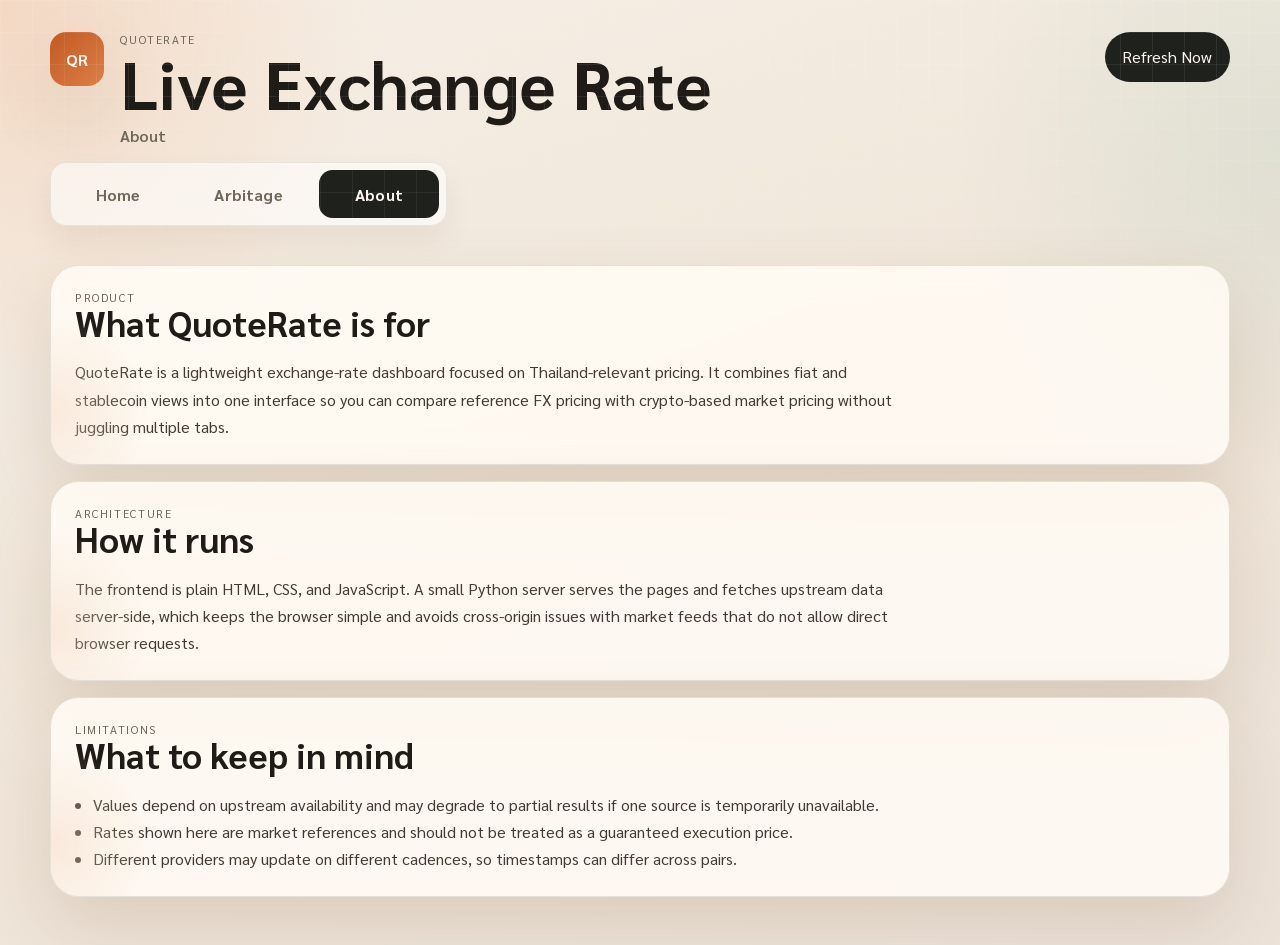
<file: about.html>
<!DOCTYPE html>
<html lang="en">
  <head>
    <meta charset="UTF-8" />
    <meta name="viewport" content="width=device-width, initial-scale=1.0" />
    <title>QuoteRate | About</title>
    <meta
      name="description"
      content="About QuoteRate, a lightweight live exchange rate dashboard."
    />
    <link rel="preconnect" href="https://fonts.googleapis.com" />
    <link rel="preconnect" href="https://fonts.gstatic.com" crossorigin />
    <link
      href="https://fonts.googleapis.com/css2?family=Sarabun:wght@400;500;600;700&display=swap"
      rel="stylesheet"
    />
    <link rel="stylesheet" href="styles.css" />
  </head>
  <body>
    <div class="page-shell">
      <header class="hero">
        <nav class="topbar">
          <div class="brand-lockup">
            <span class="brand-mark">QR</span>
            <div>
              <p class="eyebrow">QuoteRate</p>
              <h1>Live Exchange Rate</h1>
              <p class="page-context">About</p>
            </div>
          </div>
          <a id="refreshNavButton" class="ghost-button ghost-link" href="./index.html">Refresh Now</a>
        </nav>

        <nav class="page-nav" aria-label="Primary">
          <a class="page-nav-link" href="./index.html">Home</a>
          <a class="page-nav-link" href="./arbitage.html">Arbitage</a>
          <a class="page-nav-link is-active" href="./about.html">About</a>
        </nav>
      </header>

      <main class="static-page">
        <section class="panel static-panel">
          <div class="panel-heading">
            <p class="eyebrow">Product</p>
            <h2>What QuoteRate is for</h2>
          </div>
          <p class="static-copy">
            QuoteRate is a lightweight exchange-rate dashboard focused on Thailand-relevant pricing. It combines fiat and stablecoin views into one interface so you can compare reference FX pricing with crypto-based market pricing without juggling multiple tabs.
          </p>
        </section>

        <section class="panel static-panel">
          <div class="panel-heading">
            <p class="eyebrow">Architecture</p>
            <h2>How it runs</h2>
          </div>
          <p class="static-copy">
            The frontend is plain HTML, CSS, and JavaScript. A small Python server serves the pages and fetches upstream data server-side, which keeps the browser simple and avoids cross-origin issues with market feeds that do not allow direct browser requests.
          </p>
        </section>

        <section class="panel static-panel">
          <div class="panel-heading">
            <p class="eyebrow">Limitations</p>
            <h2>What to keep in mind</h2>
          </div>
          <ul class="static-list">
            <li>Values depend on upstream availability and may degrade to partial results if one source is temporarily unavailable.</li>
            <li>Rates shown here are market references and should not be treated as a guaranteed execution price.</li>
            <li>Different providers may update on different cadences, so timestamps can differ across pairs.</li>
          </ul>
        </section>
      </main>
    </div>
    <script src="nav.js"></script>
  </body>
</html>
</file>
<file: styles.css>
:root {
  --bg: #f4efe7;
  --panel: rgba(255, 251, 244, 0.88);
  --panel-strong: #fffaf2;
  --panel-dark: #1f211c;
  --text: #1f1c18;
  --muted: #6e6659;
  --line: rgba(31, 28, 24, 0.11);
  --accent: #c15a22;
  --accent-strong: #8c3812;
  --accent-soft: #f3d4bc;
  --teal: #0f7f73;
  --teal-soft: rgba(15, 127, 115, 0.14);
  --red: #a43d34;
  --red-soft: rgba(164, 61, 52, 0.14);
  --shadow: 0 28px 70px rgba(96, 61, 28, 0.14);
}

* {
  box-sizing: border-box;
}

body {
  margin: 0;
  min-height: 100vh;
  font-family: "Sarabun", sans-serif;
  color: var(--text);
  background:
    radial-gradient(circle at top left, rgba(243, 212, 188, 0.84), transparent 24%),
    radial-gradient(circle at right 15%, rgba(15, 127, 115, 0.08), transparent 22%),
    linear-gradient(160deg, #f6efe6 0%, #f0e6d9 50%, #ece2d8 100%);
}

body::before {
  content: "";
  position: fixed;
  inset: 0;
  pointer-events: none;
  background-image:
    linear-gradient(rgba(255, 255, 255, 0.12) 1px, transparent 1px),
    linear-gradient(90deg, rgba(255, 255, 255, 0.12) 1px, transparent 1px);
  background-size: 32px 32px;
  mask-image: linear-gradient(to bottom, rgba(0, 0, 0, 0.7), transparent 82%);
}

.page-shell {
  width: min(1180px, calc(100% - 2rem));
  margin: 0 auto;
  padding: 1rem 0 3rem;
}

.hero {
  padding: 1rem 0 1.6rem;
}

.topbar,
.hero-grid,
.hero-grid-top,
.page-nav,
.content-grid,
.currency-row,
.status-strip,
.mini-stats {
  display: grid;
  gap: 1rem;
}

.topbar {
  grid-template-columns: 1fr auto;
  align-items: start;
  margin-bottom: 1rem;
}

.page-nav {
  display: flex;
  align-items: center;
  gap: 0.65rem;
  width: fit-content;
  margin-bottom: 0.8rem;
  padding: 0.45rem;
  border: 1px solid rgba(31, 28, 24, 0.08);
  border-radius: 1rem;
  background: rgba(255, 255, 255, 0.56);
  box-shadow: 0 14px 28px rgba(96, 61, 28, 0.08);
}

.page-nav-link {
  display: inline-flex;
  align-items: center;
  justify-content: center;
  min-width: 7.5rem;
  padding: 0.85rem 1.2rem;
  border-radius: 0.85rem;
  color: var(--muted);
  text-decoration: none;
  font-size: 1rem;
  font-weight: 700;
  letter-spacing: 0.01em;
  transition: background 180ms ease, color 180ms ease, transform 180ms ease;
}

.page-nav-link:hover {
  background: rgba(255, 255, 255, 0.72);
  color: var(--text);
}

.page-nav-link.is-active {
  background: #1f211c;
  color: #fff7ef;
}

.hero-timestamp {
  margin: 0 0 1.5rem;
  color: var(--muted);
  font-size: 0.96rem;
}

.page-context {
  margin: 0.45rem 0 0;
  color: var(--muted);
  font-size: 1rem;
  font-weight: 600;
}

.brand-lockup {
  display: flex;
  gap: 1rem;
  align-items: start;
}

.brand-mark {
  display: inline-grid;
  place-items: center;
  width: 3.4rem;
  height: 3.4rem;
  border-radius: 1rem;
  background: linear-gradient(135deg, var(--accent) 0%, #de7e48 100%);
  color: #fff7ef;
  font-weight: 700;
  box-shadow: var(--shadow);
}

.eyebrow,
.meta-label {
  margin: 0;
  text-transform: uppercase;
  letter-spacing: 0.14em;
  font-size: 0.72rem;
  color: var(--muted);
}

.eyebrow-pill {
  display: inline-flex;
  align-items: center;
  width: fit-content;
  margin-bottom: 1rem;
  padding: 0.35rem 0.65rem;
  border-radius: 999px;
  background: rgba(255, 255, 255, 0.55);
  color: var(--accent-strong);
  font-size: 0.68rem;
  font-weight: 600;
  letter-spacing: 0.08em;
  text-transform: uppercase;
}

h1,
h2,
p {
  margin-top: 0;
}

h1,
h2 {
  line-height: 0.98;
}

h1 {
  max-width: none;
  white-space: nowrap;
  margin-bottom: 0;
  font-family: "Sarabun", sans-serif;
  font-size: clamp(2.25rem, 5.2vw, 5rem);
  font-weight: 700;
  line-height: 1.06;
}

h2 {
  font-size: clamp(1.6rem, 4vw, 2.2rem);
  margin-bottom: 0;
}

.hero-grid,
.hero-grid-top,
.content-grid {
  grid-template-columns: repeat(12, minmax(0, 1fr));
}

.hero-grid-triple {
  grid-template-columns: repeat(3, minmax(0, 1fr));
}

.panel {
  position: relative;
  overflow: hidden;
  border: 1px solid var(--line);
  border-radius: 1.8rem;
  background: var(--panel);
  box-shadow: var(--shadow);
  backdrop-filter: blur(14px);
}

.panel::after {
  content: "";
  position: absolute;
  inset: auto auto -22% -8%;
  width: 190px;
  height: 190px;
  border-radius: 50%;
  background: radial-gradient(circle, rgba(243, 212, 188, 0.42), transparent 72%);
}

.chart-panel {
  margin-top: 1rem;
  padding: 1.5rem;
}

.chart-meta,
.chart-labels {
  display: grid;
  gap: 0.9rem;
}

.chart-meta {
  grid-template-columns: repeat(3, minmax(0, 1fr));
  margin-bottom: 1rem;
}

.chart-stat {
  padding: 0.9rem 1rem;
  border: 1px solid rgba(31, 28, 24, 0.08);
  border-radius: 1rem;
  background: rgba(255, 255, 255, 0.44);
}

.chart-stat strong {
  display: block;
  margin-top: 0.35rem;
  font-size: 1.15rem;
}

.chart-surface {
  display: grid;
  grid-template-columns: auto 1fr;
  gap: 0.9rem;
  position: relative;
  min-height: 240px;
  padding: 1rem;
  border-radius: 1.3rem;
  background:
    linear-gradient(rgba(31, 28, 24, 0.05) 1px, transparent 1px),
    linear-gradient(90deg, rgba(31, 28, 24, 0.05) 1px, transparent 1px),
    linear-gradient(180deg, rgba(255, 255, 255, 0.72), rgba(247, 237, 225, 0.86));
  background-size: 100% 25%, 12% 100%, auto;
}

.chart-y-axis {
  display: flex;
  flex-direction: column;
  justify-content: space-between;
  min-width: 4rem;
  padding: 0.2rem 0 0.2rem 0.1rem;
  color: var(--muted);
  font-size: 0.88rem;
  text-align: right;
}

.chart-canvas {
  position: relative;
  min-width: 0;
}

.trend-chart {
  width: 100%;
  height: 220px;
  display: block;
}

.trend-line {
  fill: none;
  stroke: var(--accent);
  stroke-width: 4;
  stroke-linecap: round;
  stroke-linejoin: round;
}

.trend-area {
  fill: rgba(193, 90, 34, 0.16);
}

.chart-empty {
  position: absolute;
  inset: 50% auto auto 50%;
  transform: translate(-50%, -50%);
  width: min(90%, 26rem);
  text-align: center;
  color: var(--muted);
}

.chart-labels {
  grid-template-columns: repeat(3, minmax(0, 1fr));
  margin-top: 0.9rem;
  color: var(--muted);
  font-size: 0.88rem;
}

.hero-spotlight,
.converter-panel,
.rates-panel,
.table-panel,
.source-panel {
  padding: 1.5rem;
}

.hero-spotlight {
  grid-column: span 6;
  background:
    radial-gradient(circle at top right, rgba(243, 212, 188, 0.15), transparent 28%),
    linear-gradient(160deg, #191d18 0%, #232824 100%);
  color: #f5efe5;
}

.hero-spotlight-alt {
  background:
    radial-gradient(circle at top right, rgba(15, 127, 115, 0.16), transparent 30%),
    linear-gradient(160deg, #14201f 0%, #1b2e2c 100%);
}

.hero-spotlight-spread {
  min-height: 100%;
}

.hero-market-card-compact {
  grid-column: span 1;
}

.hero-spotlight .eyebrow,
.hero-spotlight .meta-label,
.hero-spotlight .hero-detail {
  color: rgba(245, 239, 229, 0.72);
}

.lede {
  max-width: 40rem;
  margin: 0 0 1.2rem;
  font-size: 1.08rem;
  line-height: 1.7;
  color: #40392f;
}

.status-strip {
  grid-template-columns: repeat(3, minmax(0, 1fr));
  margin-bottom: 1rem;
}

.status-tile {
  padding: 1rem;
  border: 1px solid rgba(31, 28, 24, 0.08);
  border-radius: 1.1rem;
  background: rgba(255, 255, 255, 0.46);
}

.status-strip strong,
.note {
  display: block;
}

.status-strip strong {
  margin-top: 0.35rem;
  font-size: 1rem;
}

.note {
  margin-bottom: 0;
  padding: 1rem 1.05rem;
  border-radius: 1rem;
  background: rgba(255, 255, 255, 0.45);
  color: var(--muted);
  line-height: 1.58;
}

.quote-stack {
  margin: 0.8rem 0 1rem;
}

.quote-row {
  display: flex;
  align-items: center;
  gap: 0.75rem;
  flex-wrap: wrap;
}

.pair-badge,
.pulse-chip {
  display: inline-flex;
  align-items: center;
  padding: 0.45rem 0.75rem;
  border-radius: 999px;
  font-size: 0.78rem;
  font-weight: 700;
  letter-spacing: 0.08em;
  text-transform: uppercase;
}

.pair-badge {
  padding: 0;
  background: none;
  color: #f7ede0;
  font-size: 1.45rem;
  letter-spacing: 0.02em;
  text-transform: none;
}

.pulse-chip {
  background: rgba(255, 255, 255, 0.12);
  color: #f0e1d1;
}

.pulse-chip.is-up {
  background: var(--teal-soft);
  color: #97efe3;
}

.pulse-chip.is-down {
  background: var(--red-soft);
  color: #ffb9b1;
}

.hero-price {
  margin: 0.55rem 0;
  font-family: "Sarabun", sans-serif;
  font-size: clamp(3.4rem, 7vw, 4.8rem);
  font-weight: 700;
  line-height: 0.95;
}

.hero-detail {
  max-width: none;
  margin-bottom: 0;
  font-size: 0.98rem;
}

.mini-stats {
  grid-template-columns: repeat(3, minmax(0, 1fr));
  margin-bottom: 1rem;
}

.mini-stats-triple {
  grid-template-columns: repeat(3, minmax(0, 1fr));
}

.mini-stat {
  padding: 1rem;
  border-radius: 1.1rem;
  background: rgba(255, 255, 255, 0.07);
  border: 1px solid rgba(255, 255, 255, 0.08);
}

.mini-stat strong {
  display: block;
  margin-top: 0.35rem;
  font-size: 1.15rem;
}

.hero-number.is-refreshing,
.mini-stat strong.is-refreshing {
  animation: number-refresh 420ms ease;
}

.secondary-rate {
  padding: 1rem 1.05rem;
  border-radius: 1.2rem;
  background: rgba(255, 255, 255, 0.08);
  border: 1px solid rgba(255, 255, 255, 0.1);
}

.secondary-rate strong {
  display: block;
  margin-top: 0.35rem;
  font-size: 1.8rem;
  color: #fff4e9;
}

.ghost-button,
.swap-button {
  border: 0;
  cursor: pointer;
  font: inherit;
  transition: transform 180ms ease, background 180ms ease, color 180ms ease;
}

.ghost-button {
  padding: 0.9rem 1.1rem;
  border-radius: 999px;
  background: #1f211c;
  color: #fff7ef;
}

.ghost-button.is-busy,
.ghost-button[aria-disabled="true"] {
  opacity: 0.82;
  cursor: progress;
}

.ghost-link {
  display: inline-flex;
  align-items: center;
  justify-content: center;
  text-decoration: none;
}

.ghost-button:hover,
.swap-button:hover {
  transform: translateY(-1px);
}

.panel-heading {
  margin-bottom: 1.2rem;
}

.converter-panel {
  grid-column: span 5;
}

.rates-panel {
  grid-column: span 4;
}

.table-panel {
  grid-column: span 8;
}

.source-panel {
  grid-column: 1 / -1;
  display: grid;
  gap: 0.85rem;
}

.lede-compact {
  margin-bottom: 0;
  max-width: none;
}

.source-status-strip {
  margin-bottom: 0;
}

.converter-form {
  display: grid;
  gap: 0.5rem;
}

.converter-form label {
  font-size: 0.95rem;
  color: #4a4137;
}

input,
select {
  width: 100%;
  padding: 0.95rem 1rem;
  border: 1px solid rgba(31, 28, 24, 0.12);
  border-radius: 1rem;
  background: var(--panel-strong);
  color: var(--text);
  font: inherit;
}

input:focus,
select:focus {
  outline: 2px solid rgba(193, 90, 34, 0.18);
  border-color: rgba(193, 90, 34, 0.34);
}

.currency-row {
  grid-template-columns: 1fr auto 1fr;
  align-items: end;
}

.swap-button {
  display: inline-grid;
  place-items: center;
  margin-bottom: 0.05rem;
  width: 3.2rem;
  height: 3.2rem;
  border-radius: 50%;
  background: var(--accent-soft);
  color: var(--accent-strong);
  font-size: 1.35rem;
}

.result-card {
  margin-top: 1.1rem;
  padding: 1.25rem;
  border-radius: 1.4rem;
  background: linear-gradient(145deg, #fff8ec 0%, #f7ebdd 100%);
}

.conversion-result {
  margin: 0.4rem 0;
  font-size: clamp(1.8rem, 4vw, 2.6rem);
  font-weight: 700;
}

.conversion-detail {
  margin-bottom: 0;
  color: var(--muted);
}

.rate-cards {
  display: grid;
  gap: 0.9rem;
}

.rate-card {
  padding: 1rem;
  border: 1px solid var(--line);
  border-radius: 1.2rem;
  background: rgba(255, 255, 255, 0.55);
  transform: translateY(8px);
  opacity: 0;
  animation: rise 500ms forwards;
}

.rate-card:nth-child(2) {
  animation-delay: 80ms;
}

.rate-card:nth-child(3) {
  animation-delay: 160ms;
}

.rate-card:nth-child(4) {
  animation-delay: 240ms;
}

.rate-card:nth-child(5) {
  animation-delay: 320ms;
}

.rate-card:nth-child(6) {
  animation-delay: 400ms;
}

.rate-pair,
.rate-value,
.rate-subvalue {
  display: block;
}

.rate-pair {
  font-size: 0.88rem;
  color: var(--muted);
}

.rate-value {
  margin-top: 0.25rem;
  font-size: 1.5rem;
  font-weight: 700;
}

.rate-subvalue {
  margin-top: 0.35rem;
  font-size: 0.85rem;
  color: var(--muted);
}

.table-wrapper {
  overflow: auto;
  border: 1px solid var(--line);
  border-radius: 1.2rem;
  background: rgba(255, 255, 255, 0.46);
}

table {
  width: 100%;
  border-collapse: collapse;
}

th,
td {
  padding: 0.95rem 1rem;
  text-align: left;
  border-bottom: 1px solid rgba(31, 28, 24, 0.08);
}

th {
  position: sticky;
  top: 0;
  background: rgba(255, 249, 238, 0.92);
  font-size: 0.82rem;
  text-transform: uppercase;
  letter-spacing: 0.08em;
  color: var(--muted);
}

tbody tr:hover {
  background: rgba(255, 255, 255, 0.62);
}

.empty-state {
  color: var(--muted);
}

.static-page {
  display: grid;
  gap: 1rem;
}

.arbitage-page {
  gap: 1.2rem;
}

.arbitage-reference-grid,
.arbitage-reference-stats {
  display: grid;
  gap: 1rem;
}

.arbitage-reference-grid {
  grid-template-columns: repeat(3, minmax(0, 1fr));
}

.arbitage-reference-card {
  padding: 1.2rem;
  border: 1px solid rgba(31, 28, 24, 0.08);
  border-radius: 1.3rem;
  background: rgba(255, 255, 255, 0.52);
}

.pair-badge-dark {
  color: var(--text);
}

.pulse-chip-dark {
  background: rgba(31, 28, 24, 0.08);
  color: var(--muted);
}

.arbitage-reference-price,
.arbitage-reference-detail {
  display: block;
}

.arbitage-reference-price {
  margin-top: 0.8rem;
  font-size: 2.2rem;
  font-weight: 700;
  line-height: 1;
}

.arbitage-reference-detail {
  margin: 0.55rem 0 0;
  color: var(--muted);
  font-size: 0.95rem;
}

.arbitage-reference-stats {
  grid-template-columns: repeat(3, minmax(0, 1fr));
  margin-top: 1rem;
}

.static-panel {
  padding: 1.5rem;
}

.static-copy {
  margin: 0;
  max-width: 52rem;
  color: #433b32;
  line-height: 1.7;
}

.static-list {
  margin: 0;
  padding-left: 1.1rem;
  color: #433b32;
  line-height: 1.7;
}

.arbitage-fee-strip,
.arbitage-grid,
.arbitage-summary,
.arbitage-detail-grid {
  display: grid;
  gap: 1rem;
}

.arbitage-fee-strip {
  grid-template-columns: repeat(3, minmax(0, 1fr));
  margin-top: 1.1rem;
}

.arbitage-grid {
  grid-template-columns: repeat(2, minmax(0, 1fr));
}

.arbitage-card {
  display: grid;
  gap: 1rem;
}

.arbitage-input-group {
  display: grid;
  gap: 0.45rem;
  color: #4a4137;
  font-size: 0.95rem;
}

.arbitage-verdict-row {
  display: flex;
  align-items: center;
  justify-content: space-between;
  gap: 1rem;
}

.arbitage-badge {
  display: inline-flex;
  align-items: center;
  justify-content: center;
  padding: 0.55rem 0.9rem;
  border-radius: 999px;
  font-size: 0.92rem;
  font-weight: 700;
}

.arbitage-badge-positive {
  background: rgba(15, 127, 115, 0.14);
  color: var(--teal);
}

.arbitage-badge-negative {
  background: rgba(164, 61, 52, 0.14);
  color: var(--red);
}

.arbitage-badge-neutral {
  background: rgba(31, 28, 24, 0.08);
  color: var(--muted);
}

.arbitage-summary {
  grid-template-columns: repeat(2, minmax(0, 1fr));
}

.arbitage-summary-block,
.arbitage-detail-item {
  padding: 1rem;
  border: 1px solid rgba(31, 28, 24, 0.08);
  border-radius: 1rem;
  background: rgba(255, 255, 255, 0.48);
}

.arbitage-summary-block strong,
.arbitage-detail-item strong {
  display: block;
  margin-top: 0.35rem;
}

.arbitage-summary-block strong {
  font-size: 1.45rem;
}

.arbitage-summary-block-highlight {
  background: linear-gradient(145deg, #fff8ec 0%, #f7ebdd 100%);
}

.arbitage-detail-grid {
  grid-template-columns: repeat(3, minmax(0, 1fr));
}

.arbitage-detail-item strong {
  font-size: 1rem;
}

.arbitage-diagram,
.flow-lane,
.flow-compare {
  display: grid;
  gap: 1rem;
}

.arbitage-diagram {
  padding: 1rem;
  border: 1px solid rgba(31, 28, 24, 0.08);
  border-radius: 1.2rem;
  background: rgba(255, 255, 255, 0.45);
}

.flow-lane {
  grid-template-columns: 1fr;
  align-items: stretch;
  justify-items: center;
}

.flow-compare {
  grid-template-columns: repeat(2, minmax(0, 1fr));
}

.flow-block {
  display: grid;
  gap: 0.35rem;
  width: min(100%, 24rem);
  padding: 1rem;
  border-radius: 1rem;
  border: 1px solid rgba(31, 28, 24, 0.08);
  background: rgba(255, 255, 255, 0.72);
}

.flow-block strong {
  font-size: 1.3rem;
  line-height: 1.1;
}

.flow-block-accent {
  background: linear-gradient(145deg, #fff8ec 0%, #f7ebdd 100%);
}

.flow-block-highlight {
  background: rgba(15, 127, 115, 0.12);
}

.flow-meta {
  color: var(--muted);
  font-size: 0.9rem;
  line-height: 1.45;
}

.flow-arrow {
  display: inline-flex;
  align-items: center;
  justify-content: center;
  color: var(--accent-strong);
  font-size: 1.7rem;
  font-weight: 700;
  line-height: 1;
}

@keyframes rise {
  to {
    transform: translateY(0);
    opacity: 1;
  }
}

@keyframes number-refresh {
  from {
    transform: translateY(6px);
    opacity: 0.68;
    color: #fff3dd;
  }

  to {
    transform: translateY(0);
    opacity: 1;
    color: inherit;
  }
}

@media (max-width: 980px) {
  .hero-spotlight,
  .hero-spotlight-spread,
  .converter-panel,
  .rates-panel,
  .table-panel,
  .source-panel {
    grid-column: 1 / -1;
  }

  .rates-panel,
  .table-panel,
  .converter-panel {
    order: initial;
  }
}

@media (max-width: 700px) {
  .page-shell {
    width: min(100% - 1rem, 1180px);
  }

  .topbar,
  .status-strip,
  .mini-stats,
  .mini-stats-triple,
  .chart-meta,
  .chart-labels,
  .currency-row,
  .arbitage-fee-strip,
  .arbitage-reference-grid,
  .arbitage-reference-stats,
  .arbitage-summary,
  .arbitage-detail-grid {
    grid-template-columns: 1fr;
  }

  .chart-surface,
  .arbitage-grid,
  .flow-lane,
  .flow-compare {
    grid-template-columns: 1fr;
  }

  .chart-y-axis {
    min-width: 0;
    text-align: left;
  }

  .page-nav {
    width: 100%;
    flex-wrap: wrap;
  }

  .page-nav-link {
    flex: 1 1 100%;
    min-width: 0;
  }

  .brand-lockup {
    gap: 0.8rem;
  }

  .brand-mark {
    width: 3rem;
    height: 3rem;
  }

  .ghost-button,
  .swap-button {
    width: 100%;
    border-radius: 1rem;
  }

  .hero-price {
    font-size: clamp(2.8rem, 14vw, 4rem);
  }

  h1 {
    white-space: normal;
  }
}
</file>
